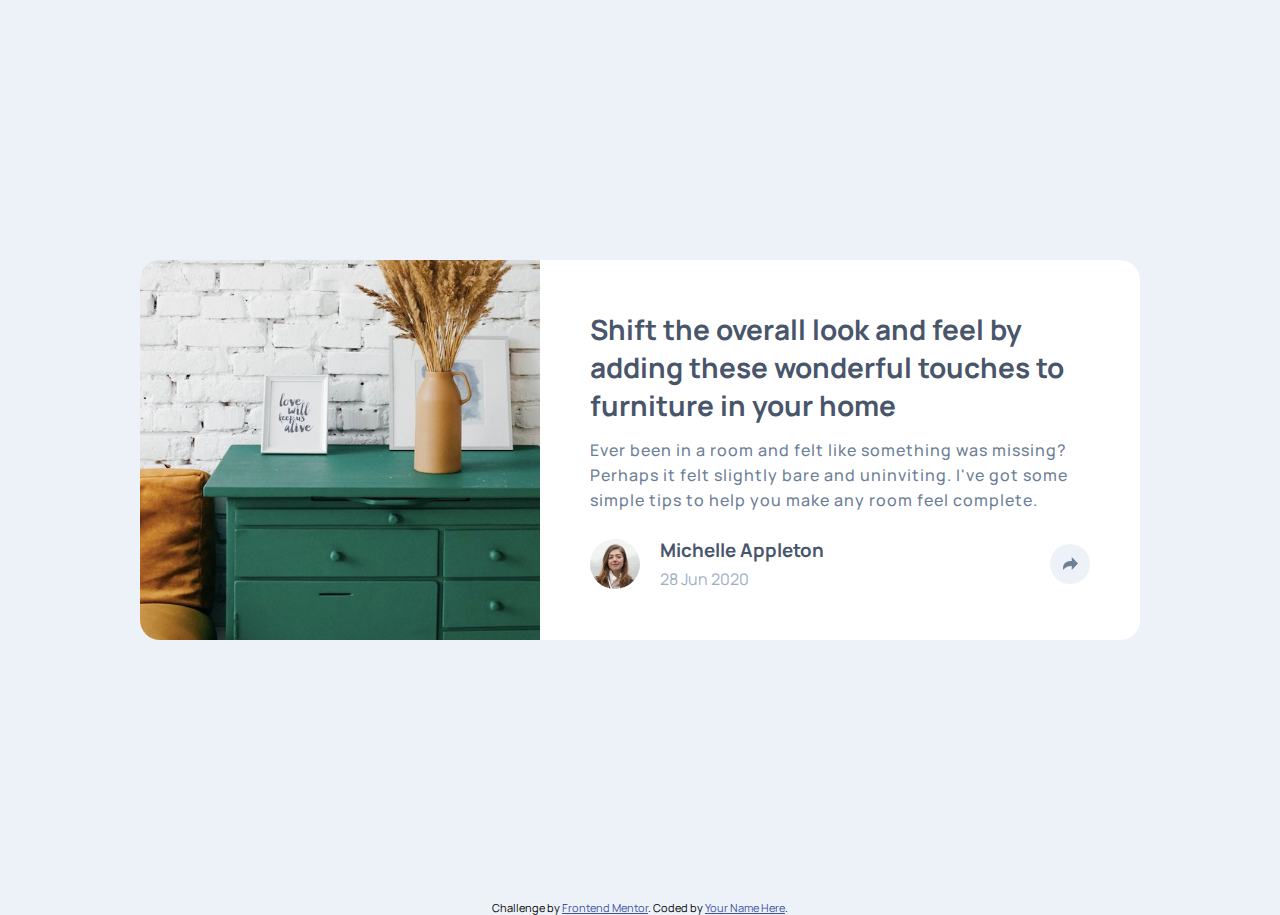
<file: article-preview-component-master/index.html>
<!DOCTYPE html>
<html lang="en">
<head>
  <meta charset="UTF-8">
  <meta name="viewport" content="width=device-width, initial-scale=1.0"> <!-- displays site properly based on user's device -->

  <link rel="icon" type="image/png" sizes="32x32" href="./images/favicon-32x32.png">
  <link rel="stylesheet" href="./css/styles.css">

  <title>Frontend Mentor | Article preview component</title>
</head>
<body>
  <section>
    <div class="container">
      <div class="img_div">
        <img src="images/drawers.jpg" alt="drawer">
      </div>

      <div class="context">
        <h1 class="title">Shift the overall look and feel by adding these wonderful touches to furniture in your home</h1>
        <p class="text">Ever been in a room and felt like something was missing? Perhaps it felt slightly bare and uninviting. I've got some simple tips to help you make any room feel complete.</p>
        
        <div class="user">
          <div class="user_div">
            <div class="user_avatar">
              <img src="images/avatar-michelle.jpg" alt="user">
            </div>

            <div class="user_info">
              <h3>Michelle Appleton</h3>
              <p>28 Jun 2020</p>
            </div>
          </div>

          <div class="icon_div">
            <img src="images/icon-share.svg" alt="share">
          </div>
        </div>

        <div class="share_div" id="inactive">
          <p>SHARE</p>
          <img class="face_icon" src="images/icon-facebook.svg" alt="facebook">
          <img class="twit_icon" src="images/icon-twitter.svg" alt="twitter">
          <img class="pint_icon" src="images/icon-pinterest.svg" alt="pinterest">
        </div>

        <div class="share_div2" id="inactive">
            <p>SHARE</p>
            <img class="face_icon" src="images/icon-facebook.svg" alt="facebook">
            <img class="twit_icon" src="images/icon-twitter.svg" alt="twitter">
            <img class="pint_icon" src="images/icon-pinterest.svg" alt="pinterest">
          <div class="icon_div2">
            <img src="images/icon-share.svg" alt="share">
          </div>
        </div>
      </div>
    </div>
  </section>

  <div class="attribution">
    Challenge by <a href="https://www.frontendmentor.io?ref=challenge" target="_blank">Frontend Mentor</a>. 
    Coded by <a href="#">Your Name Here</a>.
  </div>

  <script src="./main.js"></script>
</body>
</html>
</file>
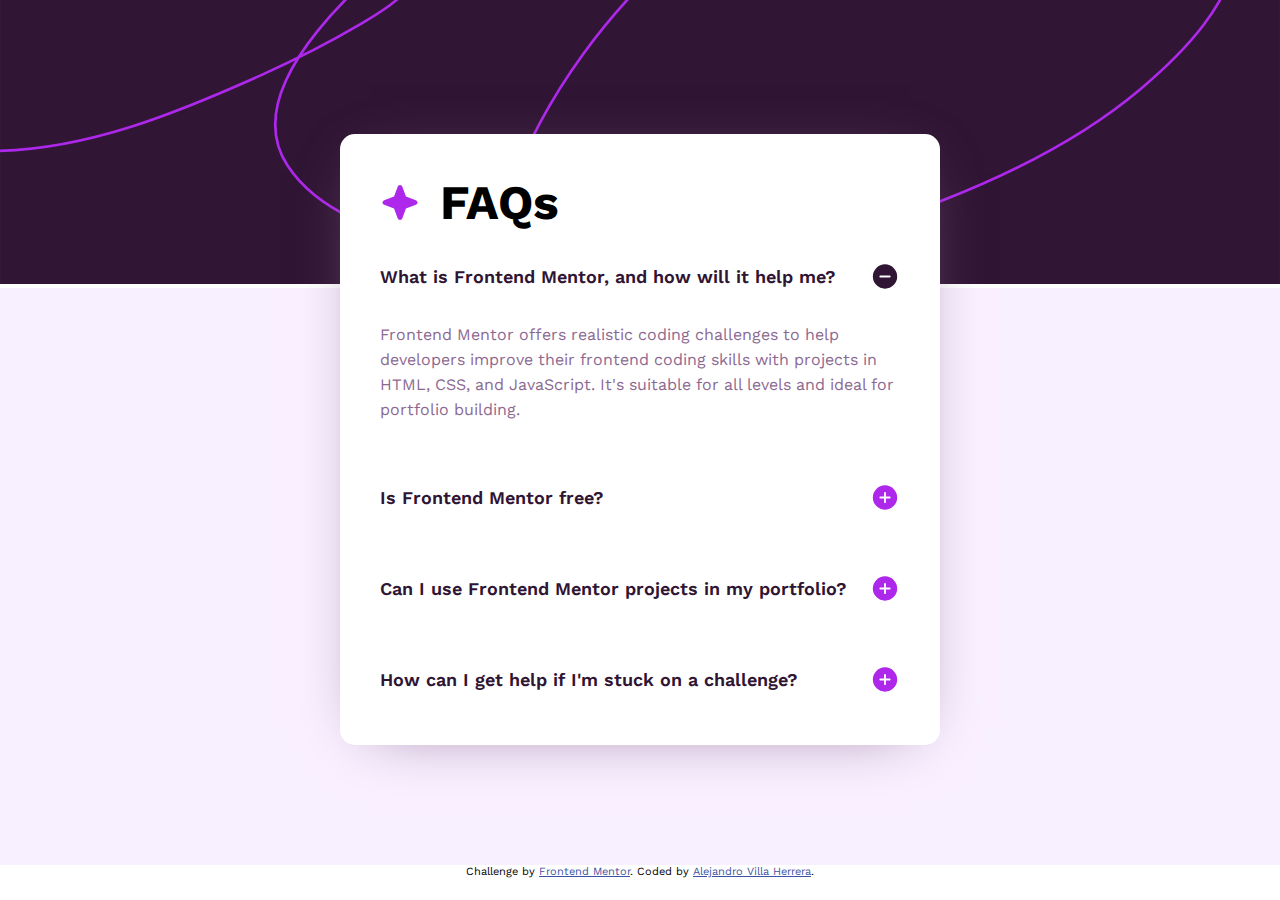
<file: faq-accordion-main/index.html>
<!DOCTYPE html>
<html lang="en">
<head>
  <meta charset="UTF-8">
  <meta name="viewport" content="width=device-width, initial-scale=1.0"> <!-- displays site properly based on user's device -->

  <link rel="icon" type="image/png" sizes="32x32" href="./assets/images/favicon-32x32.png">
  
  <link rel="stylesheet" href="./css/styles.css">
  <title>Frontend Mentor | FAQ accordion</title>

<body>
  <section>
    <!-- <div class="bg_1">
      <img src="./assets/images/background-pattern-desktop.svg" alt="bg_1">
    </div> -->
    <picture class="bg_1">
      <source
        srcset="./assets/images/background-pattern-desktop.svg"
        media="(min-width:376px)"
      />
      <!-- <source srcset="images/image-product-desktop.jpg" /> -->
      <img src="./assets/images/background-pattern-mobile.svg" alt="perfume" />
    </picture>
  
    <div class="bg_2"></div>

  </section>

  <div class="container">
    <div class="title">
      <img src="./assets/images/icon-star.svg" alt="star_icon">
      <h1>FAQs</h1>
    </div>

    <div class="faqs">
      <div class="question_1">
        <h3>What is Frontend Mentor, and how will it help me?</h3>
        <img class="icon" src="./assets/images/icon-minus.svg" alt="plus-icon">
      </div>
      <p class="answer_1">
      Frontend Mentor offers realistic coding challenges to help developers improve their 
      frontend coding skills with projects in HTML, CSS, and JavaScript. It's suitable for 
      all levels and ideal for portfolio building.</p>
  
      <div class="question_2">
        <h3>Is Frontend Mentor free?</h3>
        <img class="icon" src="./assets/images/icon-plus.svg" alt="plus-icon">
      </div>
      <p class="answer_2 inactive">
      Yes, Frontend Mentor offers both free and premium coding challenges, with the free 
      option providing access to a range of projects suitable for all skill levels.</p>
    
      <div class="question_3">
        <h3>Can I use Frontend Mentor projects in my portfolio?</h3>
        <img class="icon" src="./assets/images/icon-plus.svg" alt="plus-icon">
      </div>
      <p class="answer_3 inactive">Yes, you can use projects completed on Frontend Mentor in your portfolio. It's an excellent
      way to showcase your skills to potential employers!</p>
    
      <div class="question_4">
        <h3>How can I get help if I'm stuck on a challenge?</h3>
        <img class="icon" src="./assets/images/icon-plus.svg" alt="plus-icon">
      </div>
      <p class="answer_4 inactive">The best place to get help is inside Frontend Mentor's Discord community. There's a help 
      channel where you can ask questions and seek support from other community members.</p>
    </div>

  </div>

  <div class="attribution">
    Challenge by <a href="https://www.frontendmentor.io?ref=challenge" target="_blank">Frontend Mentor</a>. 
    Coded by <a href="#">Alejandro Villa Herrera</a>.
  </div>

  <script src="./main.js"></script>
</body>
</html>
</file>
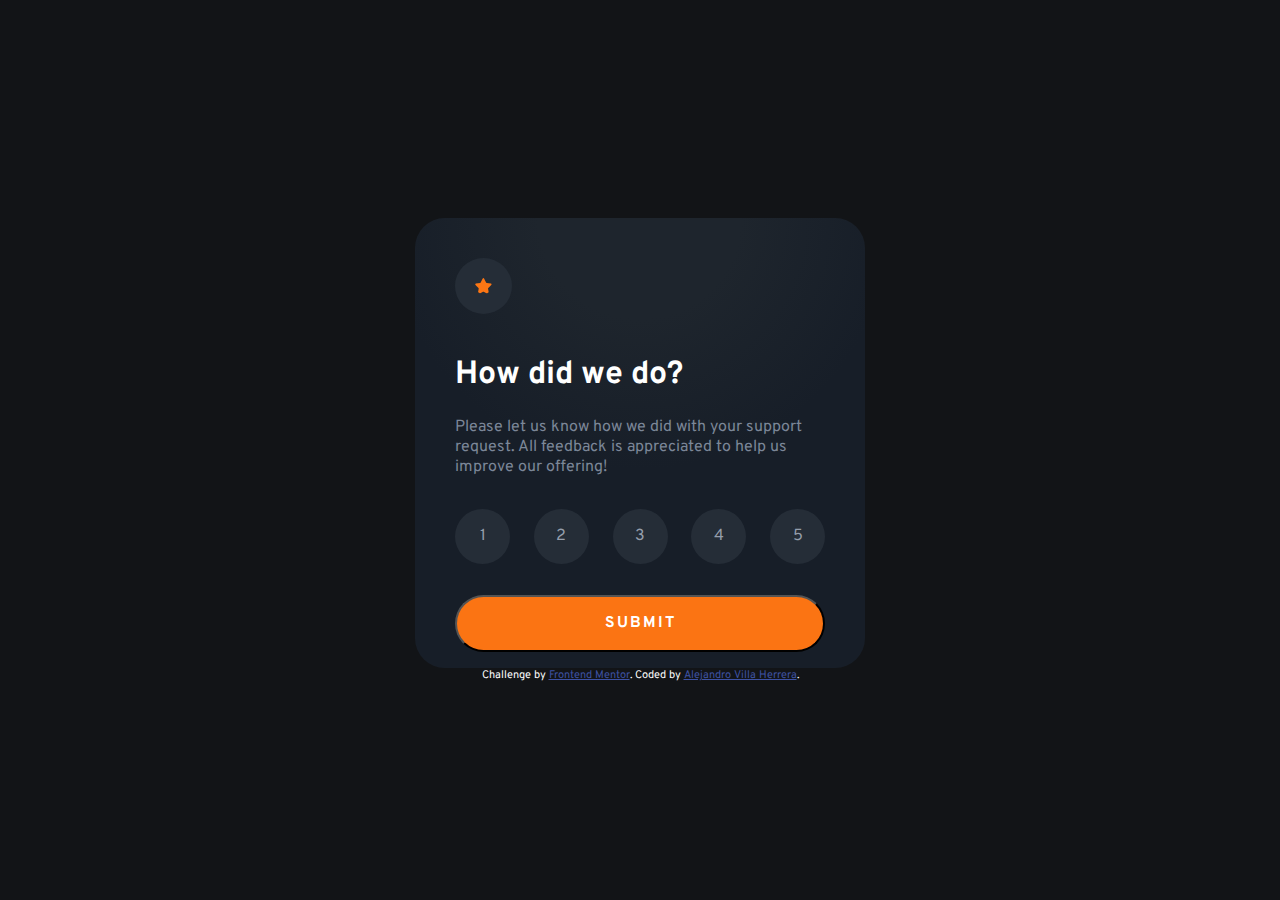
<file: interactive-rating-component-main/index.html>
<!DOCTYPE html>
<html lang="en">
<head>
  <meta charset="UTF-8">
  <meta name="viewport" content="width=device-width, initial-scale=1.0"> <!-- displays site properly based on user's device -->

  <link rel="icon" type="image/png" sizes="32x32" href="./images/favicon-32x32.png">
  
  <link rel="stylesheet" href="./css/styles.css">
  <title>Frontend Mentor | Interactive rating component</title>

</head>
<body>
  <!-- Rating state start -->
  <section>
    <div class="container1" >

      <div class="icon_div">
        <img class="star_icon" src="images/icon-star.svg" alt="star_icon">
      </div>

      <div class="options">
        <h1>How did we do?</h1>
        <p>Please let us know how we did with your support request. All feedback is appreciated 
          to help us improve our offering!</p>
      </div>

      <div class="items">
        <div><p class="primero primary">1</p></div>
        <div><p class="segundo primary">2</p></div>
        <div><p class="tercero primary">3</p></div>
        <div><p class="cuarto primary">4</p></div>
        <div><p class="quinto primary">5</p></div>
      </div>

      <button class="submit_button"><h3>SUBMIT</h3></button>

    </div>
      <!-- Rating state end -->

    <!-- Thank you state start -->
    <div class="container2" id="inactive">
      <div class="thanks_img_div">
        <img class="thanks_image" src="images/illustration-thank-you.svg" alt="thanks_image">
      </div>
      <div class="selections">
        <p>You selected <span id="selectedRating">0</span> out of 5</p>
      </div>
      <div class="thanks">
        <h1>Thank you!</h1>
      </div>
      <div class="extra">
        <p>We appreciate you taking the time to give a rating. If you ever need more support, don't hesitate to get in touch!</p>
      </div>
      
    </div>
    <!-- Thank you state end -->

    <div class="attribution">
      Challenge by <a href="https://www.frontendmentor.io?ref=challenge" target="_blank">Frontend Mentor</a>. 
      Coded by <a href="#">Alejandro Villa Herrera</a>.
    </div>

  </section>
  <script src="./main.js"></script>
</body>
</html>
</file>
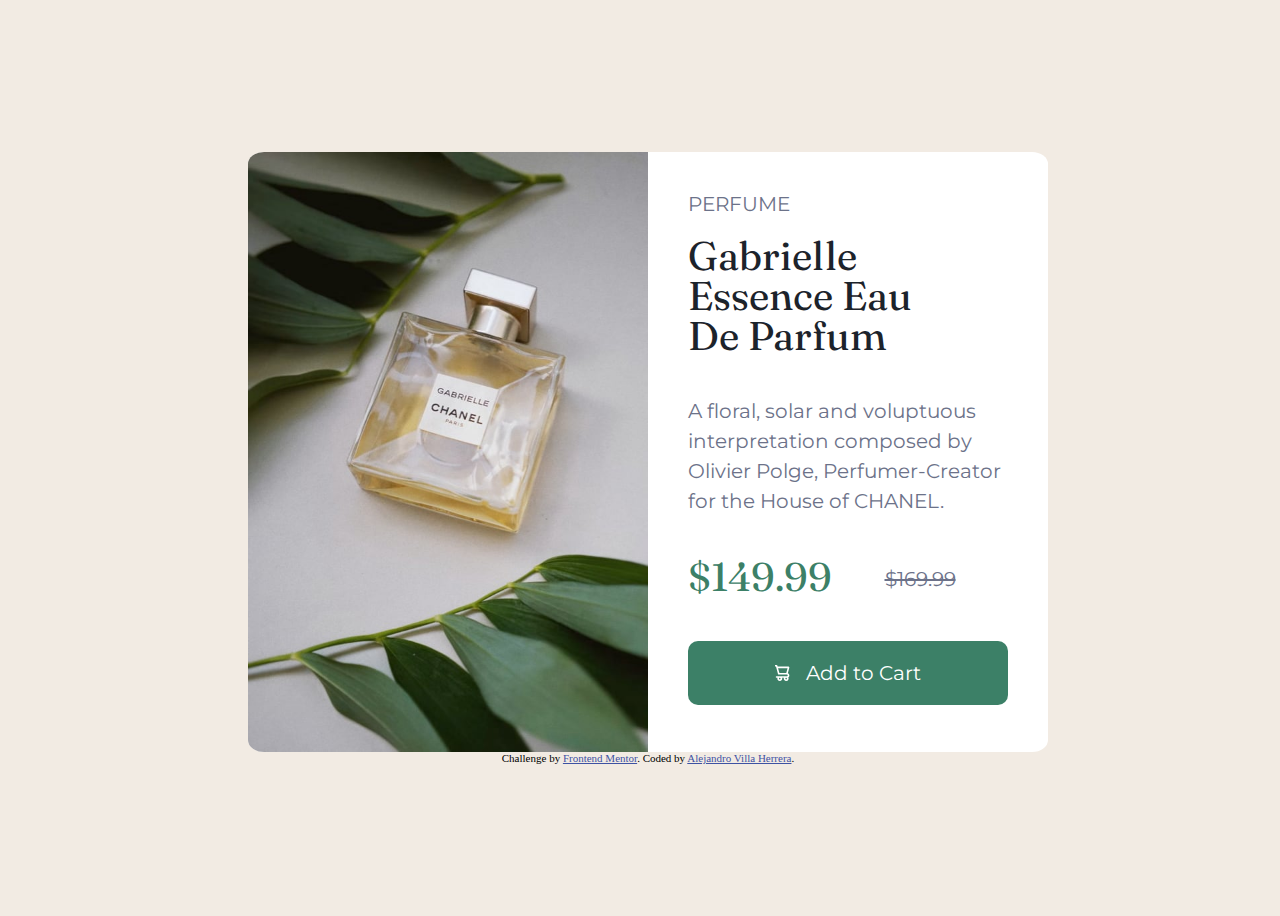
<file: product-preview-card-component-main/index.html>
<!DOCTYPE html>
<html lang="en">
  <head>
    <meta charset="UTF-8" />
    <meta name="viewport" content="width=device-width, initial-scale=1.0" />
    <!-- displays site properly based on user's device -->

    <link
      rel="icon"
      type="image/png"
      sizes="32x32"
      href="./images/favicon-32x32.png"
    />
    <title>Frontend Mentor | Product preview card component</title>

    <link rel="stylesheet" href="css/styles.css" />
  </head>
  <body>
    <section id="container">
      <picture id="picture_img">
        <source
          srcset="images/image-product-mobile.jpg"
          media="(max-width:800px)"
        />
        <!-- <source srcset="images/image-product-desktop.jpg" /> -->
        <img src="images/image-product-desktop.jpg" alt="perfume" />
      </picture>
      <div id="div_text">
        <p id="p1">PERFUME</p>
        <p id="p2">Gabrielle Essence Eau De Parfum</p>
        <p id="p3">
          A floral, solar and voluptuous interpretation composed by Olivier
          Polge, Perfumer-Creator for the House of CHANEL.
        </p>
        <div id="precios">
          <p id="dscto">$149.99</p>
          <p id="normal">$169.99</p>
        </div>
        <div id="div_add">
          <svg width="15" height="16" xmlns="http://www.w3.org/2000/svg">
            <path
              d="M14.383 10.388a2.397 2.397 0 0 0-1.518-2.222l1.494-5.593a.8.8 0 0 0-.144-.695.8.8 0 0 0-.631-.28H2.637L2.373.591A.8.8 0 0 0 1.598 0H0v1.598h.983l1.982 7.4a.8.8 0 0 0 .799.59h8.222a.8.8 0 0 1 0 1.599H1.598a.8.8 0 1 0 0 1.598h.943a2.397 2.397 0 1 0 4.507 0h1.885a2.397 2.397 0 1 0 4.331-.376 2.397 2.397 0 0 0 1.12-2.021ZM11.26 7.99H4.395L3.068 3.196h9.477L11.26 7.991Zm-6.465 6.392a.8.8 0 1 1 0-1.598.8.8 0 0 1 0 1.598Zm6.393 0a.8.8 0 1 1 0-1.598.8.8 0 0 1 0 1.598Z"
              fill="#FFF"
            />
          </svg>
          <p id="add">Add to Cart</p>
        </div>
      </div>
    </section>

    <div class="attribution">
      Challenge by
      <a href="https://www.frontendmentor.io?ref=challenge" target="_blank"
        >Frontend Mentor</a
      >. Coded by <a href="#">Alejandro Villa Herrera</a>.
    </div>
  </body>
</html>
</file>
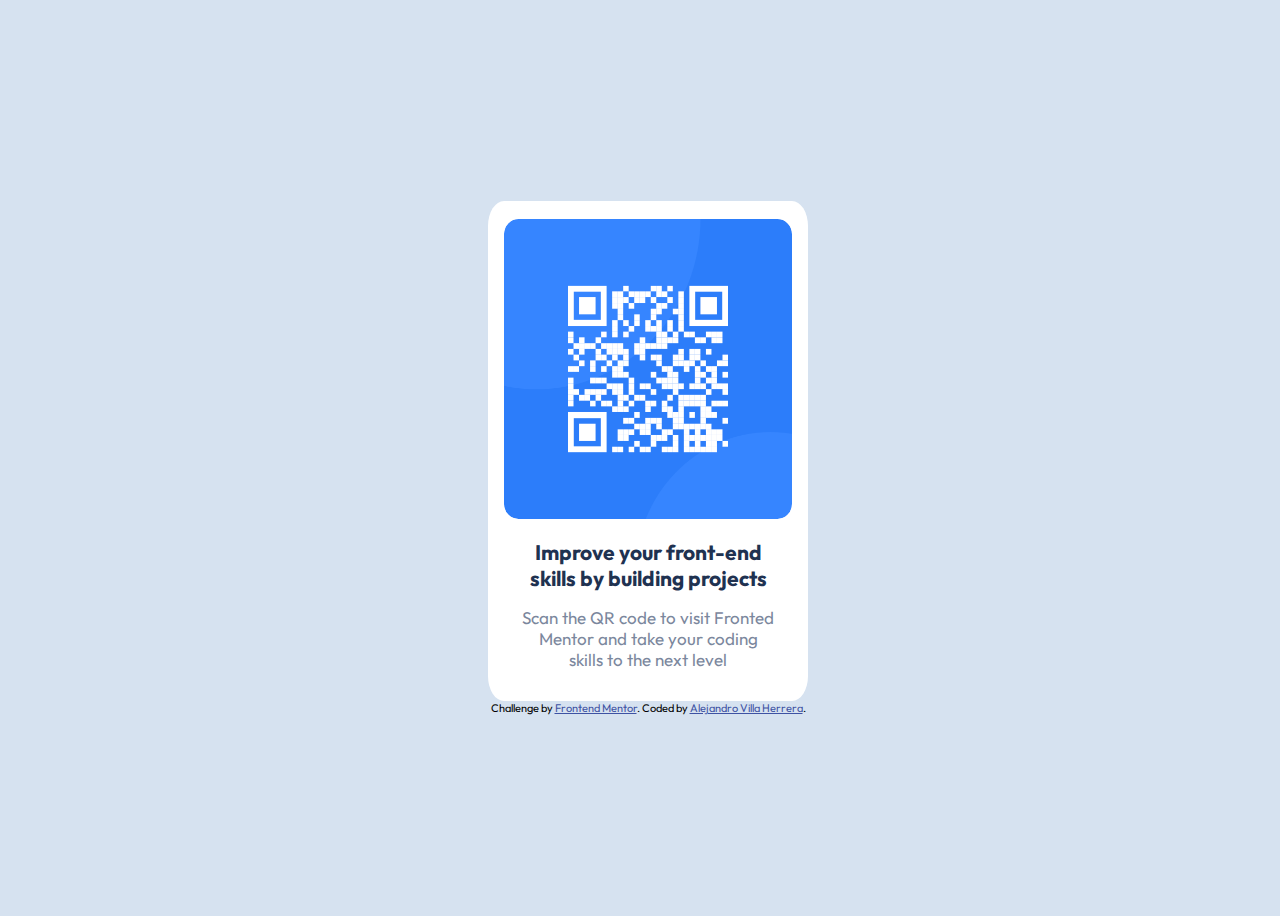
<file: qr-code-component-main/index.html>
<!DOCTYPE html>
<html lang="en">
<head>
  <meta charset="UTF-8">
  <meta name="viewport" content="width=device-width, initial-scale=1.0"> <!-- displays site properly based on user's device -->
  
  <link rel="icon" type="image/png" sizes="32x32" href="./images/favicon-32x32.png">
  <title>Frontend Mentor | QR code component</title>
  
  <link rel="stylesheet" href="css/styles.css">
  <!-- <link rel="preconnect" href="https://fonts.googleapis.com">
  <link rel="preconnect" href="https://fonts.gstatic.com" crossorigin> -->
  <link href="https://fonts.googleapis.com/css2?family=Outfit:wght@400;700&display=swap" rel="stylesheet">
</head>
<body>
  <section id="container">
    <div id="divQR">
        <img src="images/image-qr-code.png" alt="QR">
    </div>
    <div id="parrafo1">
        Improve your front-end skills by building projects
    </div>
    <div id="parrafo2">
        Scan the QR code to visit Fronted Mentor and take your coding skills to the next level
    </div>
</section>
  <div class="attribution">
    Challenge by <a href="https://www.frontendmentor.io?ref=challenge" target="_blank">Frontend Mentor</a>. 
    Coded by <a href="#">Alejandro Villa Herrera</a>.
  </div>
</body>
</html>
</file>
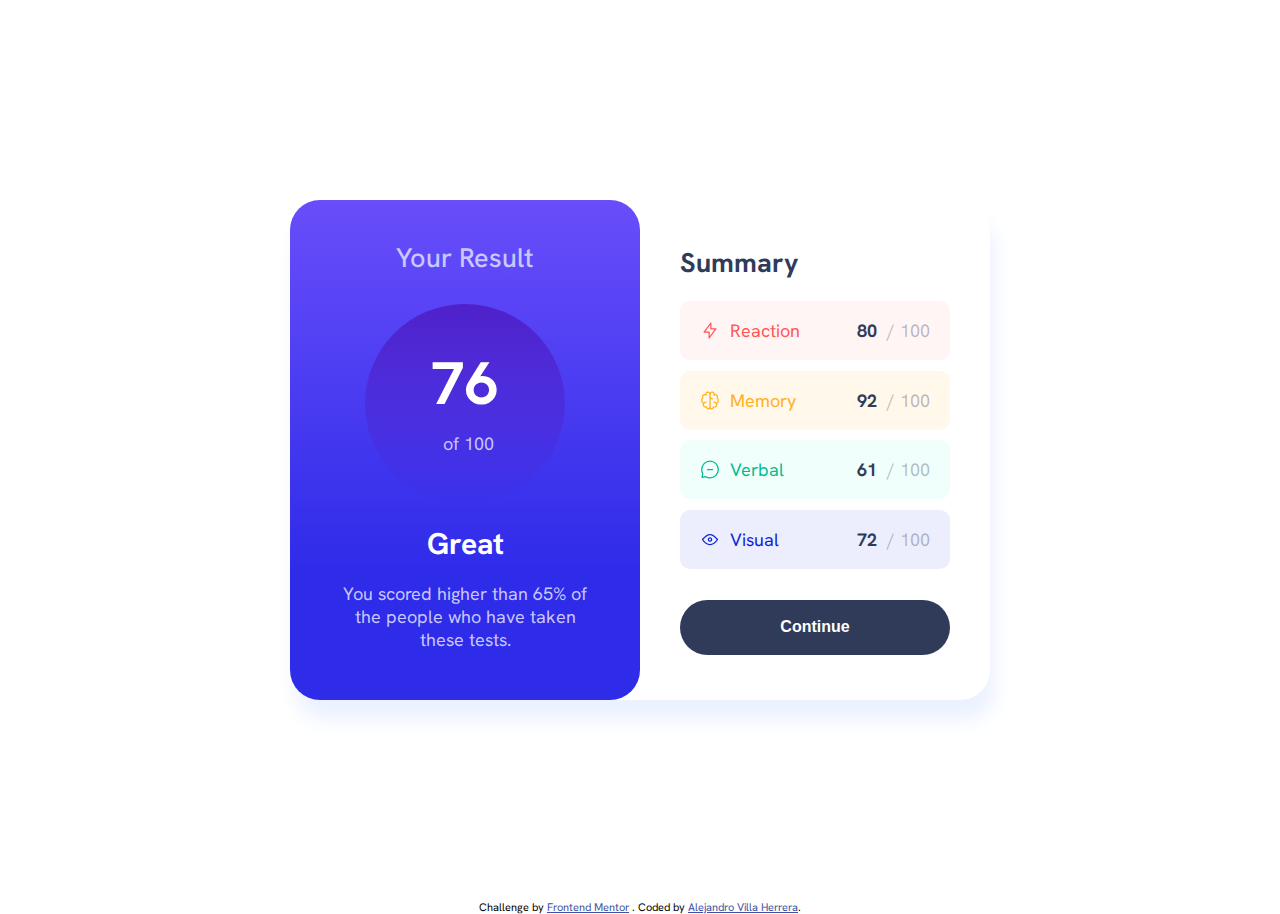
<file: results-summary-component-main/index.html>
<!DOCTYPE html>
<html lang="en">
<head>
  <meta charset="UTF-8">
  <meta name="viewport" content="width=device-width, initial-scale=1.0"> <!-- displays site properly based on user's device -->

  <link rel="icon" type="image/png" sizes="32x32" href="./assets/images/favicon-32x32.png">
  
  <link rel="stylesheet" href="css/styles.css">
  <title>Frontend Mentor | Results summary component</title>

</head>
<body>
  <section>
    <div class="container">
      <div class="result">
        <h2>Your Result</h2>
        <div class="div-score">
          <div class="score">
            <h1>76</h1>
            <p>of 100</p>
          </div>
        </div>
        <h1>Great</h1>
        <p>You scored higher than 65% of the people who have taken these tests.</p>
      </div>

      <div class="summary">
        <h2>Summary</h2>
        <div class="reaction">
          <div>
            <img src="./assets/images/icon-reaction.svg" alt="reaction">
            <p>Reaction</p>
          </div>
          <div>
            <p>80 </p>
            <p> / 100</p>
          </div>
        </div>
        
        <div class="memory">
          <div>
            <img src="./assets/images/icon-memory.svg" alt="memory">
            <p>Memory</p>
          </div>
          <div>
            <p>92</p>
            <p>/ 100</p>
          </div>
        </div>
        
        <div class="verbal">
          <div>
            <img src="./assets/images/icon-verbal.svg" alt="verbal">
            <p>Verbal</p>
          </div>
          <div>
            <p>61</p>
            <p>/ 100</p>
          </div>
        </div>

        <div class="visual">
          <div>
            <img src="./assets/images/icon-visual.svg" alt="visual">
            <p>Visual</p>
          </div>
          <div>
            <p>72</p>
            <p>/ 100</p>
          </div>
        </div>
        <button class="primary-button">
          Continue
        </button>
        
      </div>
    </div>
  </section>
  
  <div class="attribution">
    Challenge by 
    <a href="https://www.frontendmentor.io?ref=challenge" target="_blank">Frontend Mentor</a>
    . Coded by 
    <a href="#">Alejandro Villa Herrera</a>.
  </div>
</body>
</html>
</file>
<file: article-preview-component-master/css/styles.css>
@import url('https://fonts.googleapis.com/css2?family=Manrope:wght@400;500;700&display=swap');
:root{
    --white: hsl(0, 0%, 100%);
    --very-dark-grayish-blue: hsl(217, 19%, 35%);
    --desatured-dark-blue: hsl(214, 17%, 51%);
    --grayish-blue: hsl(212, 23%, 69%);
    --light-grayish-blue: hsl(210, 46%, 95%);
}
*{
    box-sizing: border-box;
    font-family: 'Manrope', sans-serif;
}
#inactive{
    display: none;
}
html{
    font-size: 1rem;
}
body{
    margin: 0;
    display: flex;
    flex-direction: column;
    align-items: center;
    background-color: var(--light-grayish-blue);
}
section{
    width: 100vw;
    height: 100vh;
    display: grid;
    place-content: center;
}
.container{
    display: grid;
    grid-template-columns: auto auto;
    width: 1000px;
    height: 380px;
    border-radius: 20px;
    /* position: relative; */
    background-color: var(--white);
}
.img_div{
    width: 100%;
    overflow: hidden;
    border-radius: 20px 0 0 20px;
}
.img_div img{
    width: 500px;
    height: 100%;
}
.context{
    width: 500px;
    display: flex;
    flex-direction: column;
    justify-content: space-between;
    margin: 50px 50px 50px 50px;
    /* left: 42%;
    position: absolute; */
}
.title{
    /* letter-spacing: 1px; */
    font-size: 28px;
    margin: 0 0 0 0;
    font-weight: 700;
    color: var(--very-dark-grayish-blue);
}
.text{
    margin: 0 0 0 0;
    letter-spacing: 1px;
    line-height: 25px;
    font-weight: 500;
    color: var(--desatured-dark-blue);
}
.user{
    margin: 10px 0 0 0;
    display: flex;
    flex-direction: row;
    justify-content: space-between;
    align-items: center;
}
.user_div{
    display: flex;
    flex-direction: row;
    align-items: center;
    justify-content: center;
}
.user_avatar{
    border-radius: 50%;
    width: 50px;
    height: 50px;
    overflow: hidden;
}
.user_avatar img{
    width: 100%;
    height: 100%;
}
.user_info{
    margin: 0 0 0 20px;
}
.user_info h3{
    margin: 0 0 5px 0;
    color: var(--very-dark-grayish-blue);
}
.user_info p{
    margin: 0 0 0 0;
    color: var(--grayish-blue);
}
.icon_div{
    width: 40px;
    height: 40px;
    display: flex;
    align-items: center;
    justify-content: center;
    border-radius: 50%;
    background-color: var(--light-grayish-blue);
    cursor: pointer;
}
.icon_div:hover{
    background-color: var(--desatured-dark-blue);
    color: var(--white);
}
.share_div{
    top: 50%;
    left: 65.2%;
    width: 300px;
    height: 70px;
    display: flex;
    align-items: center;
    justify-content: space-between;
    background-color: var(--very-dark-grayish-blue);
    position: absolute;
    border-radius: 10px;
}
.share_div:before {
    content: "";
    position: absolute;
    top: 100%;
    left: 50%;
    transform: translateX(-50%);
    width: 0;
    height: 0;
    border-left: 13px solid transparent;
    border-right: 13px solid transparent;
    border-top: 15px solid var(--very-dark-grayish-blue);
}
.share_div p{
    color: var(--desatured-dark-blue);
    letter-spacing: 5px;
    margin: 10px 10px 10px 50px;
    font-weight: bold;
}
.share_div .face_icon{
    margin: 10px 10px 10px 10px;
    cursor: pointer;
}
.share_div .twit_icon{
    margin: 10px 10px 10px 10px;
    cursor: pointer;
}
.share_div .pint_icon{
    margin: 10px 50px 10px 10px;
    cursor: pointer;
}

@media (max-width: 1000px){
    .container{
        width: 350px;
        height: 570px;
        display: flex;
        flex-direction: column;
        justify-content: space-between;
        position: relative;
    }
    .img_div{
        height: 41%;
        overflow: hidden;
        border-radius: 20px 20px 0 0;
    }
    .img_div img{
        width: 100%;
        height: auto;
    }
    .context{
        width: auto;
        margin: 0 35px 25px 35px;
    }
    .title{
        font-size: 17px;
        margin: 0 0 10px 0;
        line-height: 25px;
    }
    .text{
        font-size: 13px;
        margin: 5px 24px 5px 0;
        letter-spacing: 0;
        line-height: 20px;
    }
    .user{
        margin: 30px 0 0 0;
        display: flex;
        flex-direction: row;
        justify-content: space-between;
        align-items: center;
    }
    .user_info h3{
        font-size: 15px;
    }
    .user_info p{
        font-size: 13px;
    }
    .share_div2{
        top: 88%;
        left: 0;
        width: 100%;
        height: 70px;
        display: flex;
        position: absolute;
        align-items: center;
        justify-content: space-between;
        background-color: var(--very-dark-grayish-blue);
        position: absolute;
        border-radius: 0 0 20px 20px;
    }
    .share_div2 p{
        color: var(--desatured-dark-blue);
        letter-spacing: 4px;
        margin: 10px 10px 10px 30px;
        font-weight: bold;
    }
    .share_div2 .face_icon{
        margin: 10px 5px 10px 5px;
        cursor: pointer;
    }
    .share_div2 .twit_icon{
        margin: 10px 5px 10px 5px;
        cursor: pointer;
    }
    .share_div2 .pint_icon{
        margin: 10px 45px 10px 5px;
        cursor: pointer;
    }
    .icon_div2{
        margin: 10px 50px 10px 10px;
        width: 30px;
        height: 30px;
        display: flex;
        align-items: center;
        justify-content: center;
        border-radius: 50%;
        background-color: var(--desatured-dark-blue);
        cursor: pointer;
    }
    .icon_div2:hover{
        background-color: var(--light-grayish-blue);
    }
}

.attribution { font-size: 11px; text-align: center; }
.attribution a { color: hsl(228, 45%, 44%); }
</file>
<file: faq-accordion-main/css/styles.css>
@import url('https://fonts.googleapis.com/css2?family=Work+Sans:wght@400;600;700&display=swap');

:root{
    --white: hsl(0, 0%, 100%);
    --light-pink: hsl(275, 100%, 97%);
    --grayish-purple: hsl(292, 16%, 49%); 
    --dark-purple: hsl(292, 42%, 14%);
}
*{
    box-sizing: border-box;
    font-family: 'Work Sans', sans-serif;
}
.inactive{
    display: none;
}
html{
    font-size: 1rem;
}
body{
    margin: 0;
    display: flex;
    flex-direction: column;
    align-items: center;
    justify-content: center;
    position: relative;
}
section{
    /* width: 1440px;
    height: auto; */
    display: grid;
    grid-template-rows: 1fr 2fr;   
}
.bg_1{
    width: 100%;
}
.bg_1 img{
    width: 100%;
    height: auto;
}
.bg_2{
    background-color: var(--light-pink);
}

.container{
    position: absolute;
    width: 600px;
    height: auto;
    background-color: var(--white);
    border-radius: 15px;
    /* display: grid;
    grid-template-rows: auto 1fr; */
    box-shadow: 0px 10px 60px -30px var(--grayish-purple)
}

.title{
    display: flex;
    align-items: center;
    margin: 40px 40px 30px 40px;
}
.title img{
    margin: 00px 0px 0px 0px;
}
.title h1{
    margin: 0 20px 0px 20px;
    font-weight: 700;
    font-size: 48px;
}

.faqs{
    margin: 0 40px 20px 40px;
    display: flex;
    flex-direction: column;
}
.faqs div{
    display: flex;
    justify-content: space-between;
    align-items: center;
}
div img{
    cursor: pointer;
}
div h3{
    font-size: 18px;
    font-weight: 600;
    color: var(--dark-purple);
    margin: 0;
    cursor: pointer;
}
div h3:hover{
    color: rgb(172, 0, 172);
}
.question_1{
    margin: 0 0 30px 0;
}
.question_2{
    margin: 30px 0 30px 0;
}
.question_3{
    margin: 30px 0 30px 0;
}
.question_4{
    margin: 30px 0 30px 0;
}
div p{
    font-size: 16px;
    margin: 0 0 30px 0;
    color: var(--grayish-purple);
    line-height: 25px;
}

.attribution { font-size: 11px; text-align: center; }
.attribution a { color: hsl(228, 45%, 44%); }

@media (max-width: 375px){
    section{
        width: 100vw;
        height: 100vh;
        grid-template-rows: auto 2fr;
    }
    .container{
        width: 330px;
        height: auto;
    }
    div h3{
        font-size: 16px;
        margin: 0 50px 0 0;
    }
    div p{
        font-size: 15px;
        margin: 0 0 30px 0;
        line-height: 23px;
    }
    .question_1{
        margin: 0 0 20px 0;
    }
    .question_2{
        margin: 15px 0 20px 0;
    }
    .question_3{
        margin: 15px 0 20px 0;
    }
    .question_4{
        margin: 15px 0 20px 0;
    }
    .title{
        margin: 25px 20px 25px 20px;
    }
    .title img{
        height: 28px;
    }
    .title h1{
        margin: 0 20px 0px 30px;
        font-size: 30px;
    }
    .faqs{
        margin: 0 20px 10px 20px;
        display: flex;
        flex-direction: column;
    }
}
</file>
<file: interactive-rating-component-main/css/styles.css>
@import url('https://fonts.googleapis.com/css2?family=Overpass:wght@400;700&display=swap');
:root{
    --white: hsl(0, 0%, 100%);
    --light-grey: hsl(217, 12%, 63%);
    --medium-grey: hsl(216, 12%, 54%);
    --dark-blue: hsl(213, 19%, 18%);
    --very-dark-blue: hsl(216, 12%, 8%);
    --orange: hsl(25, 97%, 53%);
}
*{
    box-sizing: border-box;
    font-family: 'Overpass', sans-serif;
}
#inactive{
    display: none;
}
html{
    font-size: 1rem;
}
body{
    margin: 0;
    display: flex;
    flex-direction: column;
    align-items: center;
}
section{
    width: 100vw;
    height: 100vh;
    display: grid;
    place-content: center;
    background-color: var(--very-dark-blue);
}
.container1{
    display: grid;
    grid-template-rows: 1fr 1fr 1fr 1fr;
    width: 450px;
    height: 450px;
    border-radius: 30px;
    /* background-color: hsl(213, 25%, 13%); */
    background: rgb(30,37,45);
    background: radial-gradient(circle at top, rgba(30,37,45,1) 20%, rgba(23,30,40,1) 50%);
}
/*rating*/
.icon_div{
    margin: 40px 40px 10px 40px;
    display: flex;
    align-items: center;
}
.star_icon{
    border-radius: 50%;
    background-color: var(--dark-blue);
    padding: 20px;
}
.options{
    margin: 10px 40px 0px 40px;
}
.options h1{
    color: var(--white);
}
.options p{
    color: var(--medium-grey);
}
.items{
    margin: 0px 40px 0px 40px;
    display: flex;
    justify-content: space-between;
}
.items div{
    background-color: rgba(23,30,40,1);
    display: grid;
    align-items: center;
    justify-content: center;
}
.items div p{
    width: 55px;
    height: 55px;
    border-radius: 50%;
    display:flex;
    justify-content: center;
    align-items: center;
    cursor: pointer;
}
.primary{
    color: var(--light-grey);
    background-color: var(--dark-blue);
}
.secondary{
    color: var(--white);
    background-color: var(--light-grey);
}
.items div p:hover{
    background-color: var(--orange);
    color: var(--white);
}
button{
    margin: 15px 40px 40px 40px;
    color: var(--white);
    background-color: var(--orange);
    border-radius: 50px;
    letter-spacing: 2px;
    cursor: pointer;
}
button:hover{
    background-color: var(--white);
    color: var(--orange);
}
/*thanks*/
.container2{
    display: grid;
    /* align-items: center; */
    justify-items: center;
    width: 450px;
    height: 500px;
    border-radius: 30px;
    /* background-color: hsl(213, 25%, 13%); */
    background: rgb(30,37,45);
    background: radial-gradient(circle at top, rgba(30,37,45,1) 20%, rgba(23,30,40,1) 50%);
}
.thanks_img_div{
    margin: 60px 40px 0px 40px;
}
.selections{
    margin: 0px 45px 30px 45px;
    color: var(--orange);
    background-color: var(--dark-blue);
    border-radius: 50px;
    display:flex;
    justify-content: center;
    align-items: center;
}
.selections p{
    margin: -5px 25px -10px 25px;
    
}
.thanks{
    margin: 30px 45px 0px 45px;
    color: var(--white);
}
.thanks h1{
    margin: 0;
    font-size: 30px;
}
.extra{
    margin: 0px 45px 40px 45px;
    color: var(--light-grey);
    text-align: center;
}
.extra p{
    margin: 0;
    line-height: 25px;
}

@media (max-width: 375px){
    .container1{
        grid-template-rows: 1fr 1fr 1fr 1fr;
        width: 350px;
        height: 450px;
        border-radius: 20px;
    }
    .icon_div{
        margin: 20px 20px 10px 20px;
    }
    .options{
        margin: 10px 15px 0px 20px;
    }
    .items{
        margin: 0px 20px 0px 20px;
    }
    .items div p{
        width: 47px;
        height: 47px;
    }
    button{
        margin: 15px 20px 40px 20px;
    }
    .container2{
        width: 350px;
        height: 450px;
        border-radius: 20px;
    }
    .thanks_img_div{
        margin: 60px 40px 10px 40px;
    }
    .selections{
        margin: 10px 45px 15px 45px;
    }
    .selections p{
        margin: 0px 25px -5px 25px;   
    }
    .thanks{
        margin: 20px 45px 0px 45px;
    }
    .extra{
        margin: 0px 20px 40px 20px;
    }
}

.attribution { 
    font-size: 11px; text-align: center; 
    color: var(--white);
}
.attribution a { 
    color: hsl(228, 45%, 44%); 
}
</file>
<file: product-preview-card-component-main/css/styles.css>
@import url('https://fonts.googleapis.com/css2?family=Montserrat:wght@500&display=swap');
@import url('https://fonts.googleapis.com/css2?family=Fraunces:opsz,wght@9..144,700&display=swap');
html{
    font-size: 62.5%;
}
*{
    box-sizing: border-box;
}
body{
    width: 100vw;
    height: 100vh;
    background-color: hsl(30, 38%, 92%);
    display: flex;
    flex-direction: column;
    align-items: center;
    justify-content: center;
}
#container{
    width: 800px;
    height: 600px;
    background-color: hsl(0, 0%, 100%);
    display: flex;
    position: relative;
    border-radius: 2%;
    overflow: hidden;
}
#container #picture_img{
    width: 50%;
    height: 100%;
    position: absolute;
    /* background-image: url("../images/image-product-desktop.jpg"); */
}
#picture_img img{
    width: 100%;
    height: 100%;
}
#div_text{
    left: 50%;
    display: flex;
    position: absolute;
    flex-direction: column;
    /* align-items: center; */
    /* justify-content: center; */
}
#div_text p{
    margin-left: 10%;
    /* margin-right: 5%;
    margin-top: 5%;
    margin-bottom: 0%; */
}
#p1{
    font-family: 'Montserrat', sans-serif;
    color: hsl(228, 12%, 48%);
    font-size: 2rem;
    padding-top: 5%;
}
#p2{
    font-family: 'Fraunces', serif;
    color: hsl(212, 21%, 14%);
    font-size: 4rem;
    margin-top: 0%;
    margin-right: 20%;
    margin-bottom: 10%;
    line-height: 40px;
}
#p3{
    font-family: 'Montserrat', sans-serif;
    color: hsl(228, 12%, 48%);
    font-size: 2rem;
    margin-top: 0%;
    margin-right: 10%;
    line-height: 30px;
}
#precios{
    display: flex;
    align-items: center;
    justify-content: center;
}
#precios p{
    flex-grow: 1;
    margin-left: 0%;
}
#dscto{
    font-family: 'Fraunces', serif;
    color: hsl(158, 36%, 37%);
    font-size: 4rem;
    margin-top: 5%;
}
#normal{
    font-family: 'Montserrat', sans-serif;
    font-size: 2rem;
    color: hsl(228, 12%, 48%);
    margin-top: 0%;
    text-decoration: line-through;
}
#div_add{
    display: flex;
    background-color: hsl(158, 36%, 37%);
    align-items: center;
    justify-content: center;
    border-radius: 10px;
    overflow: hidden;
}
#div_add:hover{
    background-color: hsl(158, 45%, 19%);
}
#div_add #add{
    font-family: 'Montserrat', sans-serif;
    font-size: 2rem;
    color: white;
    margin-left: 5%;
}
#div_text div{
    margin-left: 10%;
    margin-right: 10%;
}
@media (max-width: 800px){
    body{
        margin: 0px;
    }
    #container{
        width: 340px;
        height: 600px;
        display: flex;
        flex-direction: column;
        position: relative;
        flex-wrap: nowrap;
    }
    #container #picture_img{
        width: 100%;
        height: auto;
        position: static;
    }
    #picture_img img{
        width: 100%;
        height: auto;
        background-image: url("../images/image-product-mobile.jpg");
    }
    #div_text{
        left: 50%;
        position: static;
        /* align-items: center; */
        /* justify-content: center; */
    }
    #div_text p{
        margin-left: 5%;
        /* margin-right: 5%;
        margin-top: 5%;
        margin-bottom: 0%; */
    }
    #p1{
        padding: 0px;
        font-size: 1.5rem;
        margin-bottom: 3%;
    }
    #p2{
        margin-right: 5%;
        margin-bottom: 5%;
        font-size: 3rem;
        line-height: 30px;
    }
    #p3{
        margin-right: 5%;
        font-size: 1.45rem;
        line-height: 25px;
    }
    #div_text div{
        margin-left: 5%;
        margin-right: 30%;
    }
    #precios p{
        margin-left: 0%;
        margin-bottom: 0%;
        margin-top: 0%;
    }
    #dscto{
        font-size: 3rem;
    }
    #normal{
        font-size: 1.5rem;
    }
    #div_text #div_add{
        margin-top: 5%;
        margin-bottom: 5%;
        margin-right: 5%;
    }
    #div_add #add{
        font-size: 1.5rem;
    }
}
.attribution{ 
    font-size: 11px; 
    text-align: center; 
}
.attribution a{ 
    color: hsl(228, 45%, 44%); 
}
</file>
<file: qr-code-component-main/css/styles.css>
html{
    font-size: 62.5%;
    /* font-size: 80%; */
    font-family: 'Outfit', sans-serif;
    text-align: center;
}
*{
    box-sizing: border-box;
    border-radius: 5%;
}
body{
    width: 100vw;
    height: 100vh;
    background-color: hsl(212, 45%, 89%);
    display: flex;
    justify-content: center;
    align-items: center;
    flex-direction: column;
}
#container{
    width: 320px;
    height: 500px;
    background-color: white;
    position: relative;
    display: flex;
    flex-direction: column;
    align-items: center;
}
#container #divQR{
    top: 3.5%;
    width: 90%;
    height: 60%;
    position: absolute;
    overflow: hidden;
}
#divQR img{
    width: 100%;
    height: 100%;
}
#container #parrafo1{
    top: 67%;
    position: absolute;
    color: hsl(218, 44%, 22%);
    font-weight: 700;
    padding-left: 8%;
    padding-right: 8%;
    padding-top: 1%;
    padding-bottom: 5%;
    font-size: 2.1rem;
    /* font-size: 1.6rem; */
}
#container #parrafo2{
    top: 80%;
    position: absolute;
    color: hsl(220, 15%, 55%);
    font-weight: 400;
    padding-left: 10%;
    padding-right: 10%;
    padding-top: 2%;
    padding-bottom: 5%;
    font-size: 1.7rem;
    /* font-size: 1.2rem; */
}
.attribution{ 
    font-size: 11px; 
}
.attribution a{ 
    color: hsl(228, 45%, 44%); 
}
</file>
<file: results-summary-component-main/css/styles.css>
@import url('https://fonts.googleapis.com/css2?family=Hanken+Grotesk:wght@500;700;800&display=swap');

:root{
    /* primary */
    --Light-red: hsl(0, 100%, 67%);
    --Orangey-yellow: hsl(39, 100%, 56%);
    --Green-teal: hsl(166, 100%, 37%);
    --Cobalt-blue: hsl(234, 85%, 45%);
    /* Gradients */

    --Light-slate-blue: hsl(252, 100%, 67%); /*background*/
    --Light-royal-blue: hsl(241, 81%, 54%); /*background*/ 
    
    --Violet-blue: hsla(256, 72%, 46%, 1);  /*circle*/
    --Persian-blue: hsla(241, 72%, 46%, 0); /*circle*/
    /* neutral */
    --White: hsl(0, 0%, 100%);
    --Pale-blue: hsl(221, 100%, 96%);
    --Light-lavender: hsl(241, 100%, 89%);
    --Dark-gray-blue: hsl(224, 30%, 27%);

    --md: 18px
}
html{
    font-family: 'Hanken Grotesk', sans-serif;
    font-size: 18px;
}
*{
    box-sizing: border-box;
}
body{
    margin: 0;
    display: flex;
    flex-direction: column;
    align-items: center;
}
section{
    width: 100vw;
    height: 100vh;
    display: grid;
    place-items: center;
    background-color: var(--White);
}
.container{
    display: grid;
    grid-template-columns: 1fr 1fr;
    width: 700px;
    height: 500px;
    border-radius: 30px;
    background-color: var(--White);
    box-shadow: 5px 20px 20px 0 var(--Pale-blue);
}
.result{
    text-align: center;
    display: grid;
    grid-template-rows: auto auto auto auto;
    border-radius: 30px;
    background: rgb(46,43,233);
    background: linear-gradient(0deg, rgba(46,43,233,1) 25%, rgba(120,87,255,1) 120%);
}
.result h2:nth-child(1){
    color: var(--Light-lavender);
    font-weight: 500;
    display: grid;
    align-items: center;
    margin: 30px 35px 20px 35px;
}
.div-score{
    display: flex;
    justify-content: center;
}
.score{
    position: relative;
    width: 200px;
    height: 200px;
    border-radius: 50%;
    background: rgb(78,33,202);
    background: linear-gradient(180deg, rgba(78,33,202,1) 0%, rgba(36,33,202,0) 100%);
}
.score h1{
    color: var(--White);
    position: relative;
    bottom: 0px;
    font-size: 60px;
}
.score p{
    color: var(--Light-lavender);
    position: absolute;
    left: 39%;
    top: 55%;
}
.result h1:nth-child(3){
    color: var(--White);
    margin-bottom: 0;
    margin-top: 0;
    font-size: 30px;
}
.result p:nth-child(4){
    color: var(--Light-lavender);
    padding: 0 50px 0 50px;
    margin-top: 0;
    margin-bottom: 30px;
}
.summary{
    display: flex;
    flex-direction: column;
    justify-content: space-between;
    padding: 45px 40px;
}
.summary h2{
    margin: 0;
    padding: 0 0 10px 0;
    color: var(--Dark-gray-blue);
}
.summary div{
    display: flex;
    justify-content: space-between;
    padding: 0 20px 0 20px;
    border-radius: 10px;
}
.reaction{
    background-color: hsl(0, 100%, 98%);
    color: hsl(0, 100%, 67%);;
}
.memory{
    background-color: hsl(39, 100%, 96%);
    color: hsl(39, 100%, 56%);
}
.verbal{
    background-color: hsl(166, 100%, 97%);
    color: hsl(166, 100%, 37%);
}
.visual{
    background-color: hsl(234, 85%, 96%);
    color: hsl(234, 85%, 45%);;
}
.summary div div{
    padding: 0;
}
.summary div div:nth-child(1) p{
    padding-left: 10px;
}
.summary div div:nth-child(2) p:nth-child(1){
    padding-right: 10px;
    color: hsl(224, 30%, 27%);
    font-weight: 700;
}
.summary div div:nth-child(2) p:nth-child(2){
    color: hsla(224, 30%, 27%, 35%);
}
.primary-button{
    border-radius: 50px;
    border: 0;
    color: var(--White);
    height: 55px;
    margin-top: 20px;
    background-color: var(--Dark-gray-blue);
    font-size: 16px;
    font-weight: 700;
}
.primary-button:hover{
    background: rgb(46,43,233);
    background: linear-gradient(0deg, rgba(46,43,233,1) 25%, rgba(120,87,255,1) 120%);
}
.attribution {
    font-size: 11px;
    text-align: center;
}
.attribution a {
    color: hsl(228, 45%, 44%);
}

@media (max-width: 375px){
    .container{
        width: 100vw;
        height: 100vh;
        display: grid;
        grid-template-rows: auto auto;    
        grid-template-columns: none;
    }
    .result{
        border-radius: 0 0 30px 30px;
    }
    .result h2:nth-child(1){
        color: var(--Light-lavender);
        font-weight: 500;
        display: grid;
        align-items: center;
        margin: 20px 35px 20px 35px;
        font-size: 20px;
    }
    .score{
        width: 150px;
        height: 150px;
    }
    .score h1{
        font-size: 50px;
        margin: 30px 0;
    }
    .score p{
        left: 33%;
        top: 55%;
    }
    .result h1:nth-child(3){
        margin-top: 15px;
        font-size: 25px;
    }
    .result p:nth-child(4){
        font-size: medium;
        margin-bottom: 30px;
    }
    .summary{
        padding: 20px 20px;
    }
    .summary h2{
        font-size: 20px;
        padding: 0 0 20px 0;
    }
    .summary > div{
        margin: 5px 0px;
    }
}
</file>
